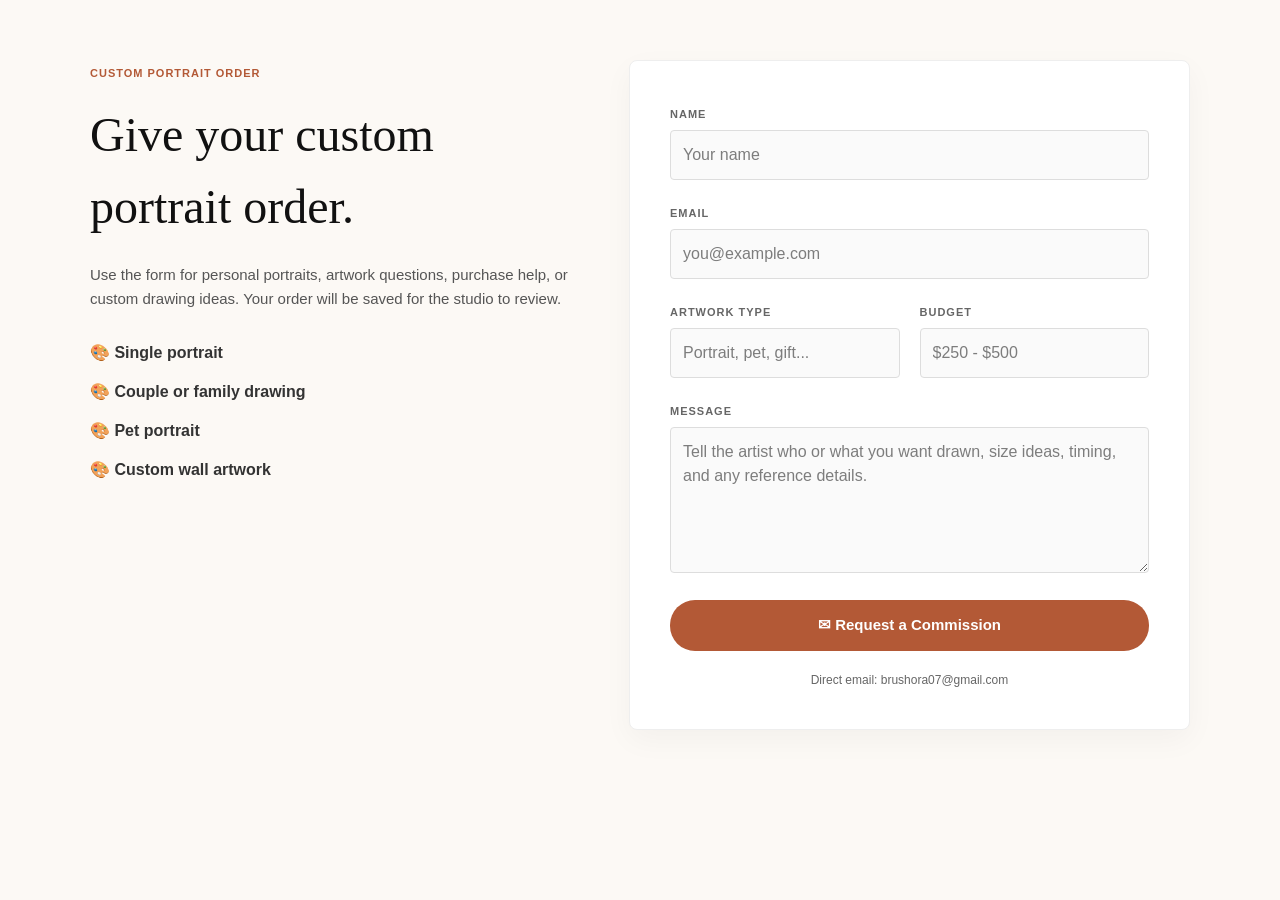
<file: contact-form.html>
<!DOCTYPE html>
<html lang="en">
<head>
    <meta charset="UTF-8">
    <meta name="viewport" content="width=device-width, initial-scale=1.0">
    <title>Custom Portrait Order - BRUSHORA</title>
    <link rel="stylesheet" href="assets/index-WSUJVNSk.css">
</head>
<body style="background-color: #fcf9f5; padding: 60px 40px; font-family: sans-serif;">
    <div style="max-width: 1100px; margin: 0 auto; display: flex; gap: 60px;">
        <!-- Left Column Info -->
        <div style="flex: 1;">
            <span style="color: #b35936; font-size: 11px; font-weight: bold; letter-spacing: 1px;">CUSTOM PORTRAIT ORDER</span>
            <h1 style="font-family: serif; font-size: 48px; margin: 15px 0 20px 0; color: #111;">Give your custom portrait order.</h1>
            <p style="color: #555; line-height: 1.6; font-size: 15px; margin-bottom: 30px;">
                Use the form for personal portraits, artwork questions, purchase help, or custom drawing ideas. Your order will be saved for the studio to review.
            </p>
            <ul style="list-style: none; padding: 0; display: flex; flex-direction: column; gap: 15px; font-weight: bold; color: #333;">
                <li>🎨 Single portrait</li>
                <li>🎨 Couple or family drawing</li>
                <li>🎨 Pet portrait</li>
                <li>🎨 Custom wall artwork</li>
            </ul>
        </div>

        <!-- Right Column Form Box -->
        <div style="flex: 1; background: #fff; padding: 40px; border-radius: 8px; box-shadow: 0 10px 30px rgba(0,0,0,0.04); border: 1px solid #eee;">
            <form action="/success" method="POST" data-netlify="true" style="display: flex; flex-direction: column; gap: 20px;">
                <div>
                    <label style="font-size: 11px; font-weight: bold; letter-spacing: 1px; color: #666;">NAME</label>
                    <input type="text" name="name" placeholder="Your name" required style="width: 100%; padding: 12px; margin-top: 5px; border: 1px solid #ddd; border-radius: 4px; background: #fafafa;">
                </div>
                <div>
                    <label style="font-size: 11px; font-weight: bold; letter-spacing: 1px; color: #666;">EMAIL</label>
                    <input type="email" name="email" placeholder="you@example.com" required style="width: 100%; padding: 12px; margin-top: 5px; border: 1px solid #ddd; border-radius: 4px; background: #fafafa;">
                </div>
                <div style="display: flex; gap: 20px;">
                    <div style="flex: 1;">
                        <label style="font-size: 11px; font-weight: bold; letter-spacing: 1px; color: #666;">ARTWORK TYPE</label>
                        <input type="text" name="type" placeholder="Portrait, pet, gift..." style="width: 100%; padding: 12px; margin-top: 5px; border: 1px solid #ddd; border-radius: 4px; background: #fafafa;">
                    </div>
                    <div style="flex: 1;">
                        <label style="font-size: 11px; font-weight: bold; letter-spacing: 1px; color: #666;">BUDGET</label>
                        <input type="text" name="budget" placeholder="$250 - $500" style="width: 100%; padding: 12px; margin-top: 5px; border: 1px solid #ddd; border-radius: 4px; background: #fafafa;">
                    </div>
                </div>
                <div>
                    <label style="font-size: 11px; font-weight: bold; letter-spacing: 1px; color: #666;">MESSAGE</label>
                    <textarea name="message" rows="5" placeholder="Tell the artist who or what you want drawn, size ideas, timing, and any reference details." style="width: 100%; padding: 12px; margin-top: 5px; border: 1px solid #ddd; border-radius: 4px; background: #fafafa; resize: vertical;"></textarea>
                </div>
                
                <!-- Improved premium text action button -->
                <button type="submit" style="background-color: #b35936; color: #fff; padding: 14px; border: none; border-radius: 25px; font-weight: bold; font-size: 15px; cursor: pointer; display: flex; align-items: center; justify-content: center; gap: 10px;">
                    ✉ Request a Commission
                </button>
            </form>
            <div style="margin-top: 20px; font-size: 12px; color: #666; text-align: center;">
                Direct email: brushora07@gmail.com
            </div>
        </div>
    </div>
</body>
</html>
</file>
<file: assets/index-WSUJVNSk.css>
@import"https://fonts.googleapis.com/css2?family=Fraunces:opsz,wght@9..144,500;9..144,700&family=Manrope:wght@400;600;700;800&display=swap";@layer components;@layer properties{@supports (((-webkit-hyphens:none)) and (not (margin-trim:inline))) or ((-moz-orient:inline) and (not (color:rgb(from red r g b)))){*,:before,:after,::backdrop{--tw-rotate-x:initial;--tw-rotate-y:initial;--tw-rotate-z:initial;--tw-skew-x:initial;--tw-skew-y:initial;--tw-space-y-reverse:0;--tw-border-style:solid;--tw-leading:initial;--tw-font-weight:initial;--tw-tracking:initial;--tw-shadow:0 0 #0000;--tw-shadow-color:initial;--tw-shadow-alpha:100%;--tw-inset-shadow:0 0 #0000;--tw-inset-shadow-color:initial;--tw-inset-shadow-alpha:100%;--tw-ring-color:initial;--tw-ring-shadow:0 0 #0000;--tw-inset-ring-color:initial;--tw-inset-ring-shadow:0 0 #0000;--tw-ring-inset:initial;--tw-ring-offset-width:0px;--tw-ring-offset-color:#fff;--tw-ring-offset-shadow:0 0 #0000;--tw-blur:initial;--tw-brightness:initial;--tw-contrast:initial;--tw-grayscale:initial;--tw-hue-rotate:initial;--tw-invert:initial;--tw-opacity:initial;--tw-saturate:initial;--tw-sepia:initial;--tw-drop-shadow:initial;--tw-drop-shadow-color:initial;--tw-drop-shadow-alpha:100%;--tw-drop-shadow-size:initial;--tw-backdrop-blur:initial;--tw-backdrop-brightness:initial;--tw-backdrop-contrast:initial;--tw-backdrop-grayscale:initial;--tw-backdrop-hue-rotate:initial;--tw-backdrop-invert:initial;--tw-backdrop-opacity:initial;--tw-backdrop-saturate:initial;--tw-backdrop-sepia:initial;--tw-duration:initial;--tw-scale-x:1;--tw-scale-y:1;--tw-scale-z:1;--tw-translate-x:0;--tw-translate-y:0;--tw-translate-z:0}}}@layer theme{:root,:host{--font-sans:ui-sans-serif, system-ui, sans-serif, "Apple Color Emoji", "Segoe UI Emoji", "Segoe UI Symbol", "Noto Color Emoji";--font-mono:ui-monospace, SFMono-Regular, Menlo, Monaco, Consolas, "Liberation Mono", "Courier New", monospace;--color-blue-600:oklch(54.6% .245 262.881);--color-gray-600:oklch(44.6% .03 256.802);--color-stone-50:oklch(98.5% .001 106.423);--color-stone-100:oklch(97% .001 106.424);--color-stone-200:oklch(92.3% .003 48.717);--color-stone-300:oklch(86.9% .005 56.366);--color-stone-500:oklch(55.3% .013 58.071);--color-stone-700:oklch(37.4% .01 67.558);--color-stone-900:oklch(21.6% .006 56.043);--color-stone-950:oklch(14.7% .004 49.25);--color-white:#fff;--spacing:.25rem;--container-lg:32rem;--container-xl:36rem;--container-2xl:42rem;--container-4xl:56rem;--text-xs:.75rem;--text-xs--line-height:calc(1 / .75);--text-sm:.875rem;--text-sm--line-height:calc(1.25 / .875);--text-lg:1.125rem;--text-lg--line-height:calc(1.75 / 1.125);--text-xl:1.25rem;--text-xl--line-height:calc(1.75 / 1.25);--text-2xl:1.5rem;--text-2xl--line-height:calc(2 / 1.5);--text-3xl:1.875rem;--text-3xl--line-height: 1.2 ;--text-4xl:2.25rem;--text-4xl--line-height:calc(2.5 / 2.25);--text-5xl:3rem;--text-5xl--line-height:1;--text-6xl:3.75rem;--text-6xl--line-height:1;--text-7xl:4.5rem;--text-7xl--line-height:1;--text-8xl:6rem;--text-8xl--line-height:1;--font-weight-semibold:600;--font-weight-bold:700;--tracking-normal:0em;--radius-lg:.5rem;--radius-2xl:1rem;--default-transition-duration:.15s;--default-transition-timing-function:cubic-bezier(.4, 0, .2, 1);--default-font-family:var(--font-sans);--default-mono-font-family:var(--font-mono)}}@layer base{*,:after,:before,::backdrop{box-sizing:border-box;border:0 solid;margin:0;padding:0}::file-selector-button{box-sizing:border-box;border:0 solid;margin:0;padding:0}html,:host{-webkit-text-size-adjust:100%;tab-size:4;line-height:1.5;font-family:var(--default-font-family,ui-sans-serif, system-ui, sans-serif, "Apple Color Emoji", "Segoe UI Emoji", "Segoe UI Symbol", "Noto Color Emoji");font-feature-settings:var(--default-font-feature-settings,normal);font-variation-settings:var(--default-font-variation-settings,normal);-webkit-tap-highlight-color:transparent}hr{height:0;color:inherit;border-top-width:1px}abbr:where([title]){-webkit-text-decoration:underline dotted;text-decoration:underline dotted}h1,h2,h3,h4,h5,h6{font-size:inherit;font-weight:inherit}a{color:inherit;-webkit-text-decoration:inherit;text-decoration:inherit}b,strong{font-weight:bolder}code,kbd,samp,pre{font-family:var(--default-mono-font-family,ui-monospace, SFMono-Regular, Menlo, Monaco, Consolas, "Liberation Mono", "Courier New", monospace);font-feature-settings:var(--default-mono-font-feature-settings,normal);font-variation-settings:var(--default-mono-font-variation-settings,normal);font-size:1em}small{font-size:80%}sub,sup{vertical-align:baseline;font-size:75%;line-height:0;position:relative}sub{bottom:-.25em}sup{top:-.5em}table{text-indent:0;border-color:inherit;border-collapse:collapse}:-moz-focusring{outline:auto}progress{vertical-align:baseline}summary{display:list-item}ol,ul,menu{list-style:none}img,svg,video,canvas,audio,iframe,embed,object{vertical-align:middle;display:block}img,video{max-width:100%;height:auto}button,input,select,optgroup,textarea{font:inherit;font-feature-settings:inherit;font-variation-settings:inherit;letter-spacing:inherit;color:inherit;opacity:1;background-color:#0000;border-radius:0}::file-selector-button{font:inherit;font-feature-settings:inherit;font-variation-settings:inherit;letter-spacing:inherit;color:inherit;opacity:1;background-color:#0000;border-radius:0}:where(select:is([multiple],[size])) optgroup{font-weight:bolder}:where(select:is([multiple],[size])) optgroup option{padding-inline-start:20px}::file-selector-button{margin-inline-end:4px}::placeholder{opacity:1}@supports (not ((-webkit-appearance:-apple-pay-button))) or (contain-intrinsic-size:1px){::placeholder{color:currentColor}@supports (color:color-mix(in lab,red,red)){::placeholder{color:color-mix(in oklab,currentcolor 50%,transparent)}}}textarea{resize:vertical}::-webkit-search-decoration{-webkit-appearance:none}::-webkit-date-and-time-value{min-height:1lh;text-align:inherit}::-webkit-datetime-edit{display:inline-flex}::-webkit-datetime-edit-fields-wrapper{padding:0}::-webkit-datetime-edit{padding-block:0}::-webkit-datetime-edit-year-field{padding-block:0}::-webkit-datetime-edit-month-field{padding-block:0}::-webkit-datetime-edit-day-field{padding-block:0}::-webkit-datetime-edit-hour-field{padding-block:0}::-webkit-datetime-edit-minute-field{padding-block:0}::-webkit-datetime-edit-second-field{padding-block:0}::-webkit-datetime-edit-millisecond-field{padding-block:0}::-webkit-datetime-edit-meridiem-field{padding-block:0}::-webkit-calendar-picker-indicator{line-height:1}:-moz-ui-invalid{box-shadow:none}button,input:where([type=button],[type=reset],[type=submit]){appearance:button}::file-selector-button{appearance:button}::-webkit-inner-spin-button{height:auto}::-webkit-outer-spin-button{height:auto}[hidden]:where(:not([hidden=until-found])){display:none!important}}@layer utilities{.absolute{position:absolute}.relative{position:relative}.static{position:static}.sticky{position:sticky}.start{inset-inline-start:var(--spacing)}.top-5{top:calc(var(--spacing) * 5)}.right-5{right:calc(var(--spacing) * 5)}.bottom-5{bottom:calc(var(--spacing) * 5)}.left-5{left:calc(var(--spacing) * 5)}.z-10{z-index:10}.mt-3{margin-top:calc(var(--spacing) * 3)}.mt-6{margin-top:calc(var(--spacing) * 6)}.mt-7{margin-top:calc(var(--spacing) * 7)}.mt-8{margin-top:calc(var(--spacing) * 8)}.mt-10{margin-top:calc(var(--spacing) * 10)}.mb-4{margin-bottom:calc(var(--spacing) * 4)}.mb-5{margin-bottom:calc(var(--spacing) * 5)}.mb-6{margin-bottom:calc(var(--spacing) * 6)}.mb-8{margin-bottom:calc(var(--spacing) * 8)}.mb-10{margin-bottom:calc(var(--spacing) * 10)}.block{display:block}.flex{display:flex}.grid{display:grid}.hidden{display:none}.inline-block{display:inline-block}.inline-flex{display:inline-flex}.table{display:table}.aspect-\[4\/5\]{aspect-ratio:4/5}.h-11{height:calc(var(--spacing) * 11)}.h-12{height:calc(var(--spacing) * 12)}.h-full{height:100%}.max-h-\[78vh\]{max-height:78vh}.min-h-\[92vh\]{min-height:92vh}.min-h-\[420px\]{min-height:420px}.min-h-screen{min-height:100vh}.w-11{width:calc(var(--spacing) * 11)}.w-12{width:calc(var(--spacing) * 12)}.w-full{width:100%}.max-w-2xl{max-width:var(--container-2xl)}.max-w-4xl{max-width:var(--container-4xl)}.max-w-lg{max-width:var(--container-lg)}.max-w-xl{max-width:var(--container-xl)}.transform{transform:var(--tw-rotate-x,) var(--tw-rotate-y,) var(--tw-rotate-z,) var(--tw-skew-x,) var(--tw-skew-y,)}.flex-col{flex-direction:column}.items-center{align-items:center}.items-start{align-items:flex-start}.justify-between{justify-content:space-between}.justify-center{justify-content:center}.gap-2{gap:calc(var(--spacing) * 2)}.gap-3{gap:calc(var(--spacing) * 3)}.gap-4{gap:calc(var(--spacing) * 4)}.gap-5{gap:calc(var(--spacing) * 5)}.gap-6{gap:calc(var(--spacing) * 6)}.gap-8{gap:calc(var(--spacing) * 8)}.gap-10{gap:calc(var(--spacing) * 10)}:where(.space-y-5>:not(:last-child)){--tw-space-y-reverse:0;margin-block-start:calc(calc(var(--spacing) * 5) * var(--tw-space-y-reverse));margin-block-end:calc(calc(var(--spacing) * 5) * calc(1 - var(--tw-space-y-reverse)))}.overflow-hidden{overflow:hidden}.rounded-2xl{border-radius:var(--radius-2xl)}.rounded-full{border-radius:3.40282e38px}.rounded-lg{border-radius:var(--radius-lg)}.border{border-style:var(--tw-border-style);border-width:1px}.border-t{border-top-style:var(--tw-border-style);border-top-width:1px}.border-b{border-bottom-style:var(--tw-border-style);border-bottom-width:1px}.border-\[\#b95f3a\]\/40{border-color:#b95f3a66}.border-stone-300{border-color:var(--color-stone-300)}.border-stone-900\/10{border-color:#1c19171a}@supports (color:color-mix(in lab,red,red)){.border-stone-900\/10{border-color:color-mix(in oklab,var(--color-stone-900) 10%,transparent)}}.border-stone-900\/15{border-color:#1c191726}@supports (color:color-mix(in lab,red,red)){.border-stone-900\/15{border-color:color-mix(in oklab,var(--color-stone-900) 15%,transparent)}}.bg-\[\#2c2923\]{background-color:#2c2923}.bg-\[\#2f6b73\]{background-color:#2f6b73}.bg-\[\#b95f3a\]{background-color:#b95f3a}.bg-\[\#f4efe6\]{background-color:#f4efe6}.bg-\[\#f4efe6\]\/92{background-color:#f4efe6eb}.bg-\[\#fffaf2\]{background-color:#fffaf2}.bg-\[\#fffaf2\]\/70{background-color:#fffaf2b3}.bg-\[\#fffaf2\]\/80{background-color:#fffaf2cc}.bg-stone-100{background-color:var(--color-stone-100)}.bg-stone-950{background-color:var(--color-stone-950)}.object-cover{object-fit:cover}.p-4{padding:calc(var(--spacing) * 4)}.p-5{padding:calc(var(--spacing) * 5)}.p-6{padding:calc(var(--spacing) * 6)}.p-12{padding:calc(var(--spacing) * 12)}.px-3{padding-inline:calc(var(--spacing) * 3)}.px-4{padding-inline:calc(var(--spacing) * 4)}.px-5{padding-inline:calc(var(--spacing) * 5)}.px-6{padding-inline:calc(var(--spacing) * 6)}.py-2{padding-block:calc(var(--spacing) * 2)}.py-3{padding-block:calc(var(--spacing) * 3)}.py-4{padding-block:calc(var(--spacing) * 4)}.py-5{padding-block:calc(var(--spacing) * 5)}.py-20{padding-block:calc(var(--spacing) * 20)}.pt-5{padding-top:calc(var(--spacing) * 5)}.pt-6{padding-top:calc(var(--spacing) * 6)}.pt-12{padding-top:calc(var(--spacing) * 12)}.pb-4{padding-bottom:calc(var(--spacing) * 4)}.pb-12{padding-bottom:calc(var(--spacing) * 12)}.text-center{text-align:center}.text-2xl{font-size:var(--text-2xl);line-height:var(--tw-leading,var(--text-2xl--line-height))}.text-3xl{font-size:var(--text-3xl);line-height:var(--tw-leading,var(--text-3xl--line-height))}.text-4xl{font-size:var(--text-4xl);line-height:var(--tw-leading,var(--text-4xl--line-height))}.text-5xl{font-size:var(--text-5xl);line-height:var(--tw-leading,var(--text-5xl--line-height))}.text-6xl{font-size:var(--text-6xl);line-height:var(--tw-leading,var(--text-6xl--line-height))}.text-lg{font-size:var(--text-lg);line-height:var(--tw-leading,var(--text-lg--line-height))}.text-sm{font-size:var(--text-sm);line-height:var(--tw-leading,var(--text-sm--line-height))}.text-xl{font-size:var(--text-xl);line-height:var(--tw-leading,var(--text-xl--line-height))}.text-xs{font-size:var(--text-xs);line-height:var(--tw-leading,var(--text-xs--line-height))}.text-\[clamp\(4rem\,14vw\,12rem\)\]{font-size:clamp(4rem,14vw,12rem)}.leading-7{--tw-leading:calc(var(--spacing) * 7);line-height:calc(var(--spacing) * 7)}.leading-8{--tw-leading:calc(var(--spacing) * 8);line-height:calc(var(--spacing) * 8)}.leading-\[0\.78\]{--tw-leading:.78;line-height:.78}.leading-none{--tw-leading:1;line-height:1}.font-bold{--tw-font-weight:var(--font-weight-bold);font-weight:var(--font-weight-bold)}.font-semibold{--tw-font-weight:var(--font-weight-semibold);font-weight:var(--font-weight-semibold)}.tracking-\[0\.2em\]{--tw-tracking:.2em;letter-spacing:.2em}.tracking-\[0\.18em\]{--tw-tracking:.18em;letter-spacing:.18em}.tracking-\[0\.22em\]{--tw-tracking:.22em;letter-spacing:.22em}.tracking-normal{--tw-tracking:var(--tracking-normal);letter-spacing:var(--tracking-normal)}.text-\[\#2c2923\]{color:#2c2923}.text-\[\#2f6b73\]{color:#2f6b73}.text-\[\#8f492e\]{color:#8f492e}.text-\[\#b95f3a\]{color:#b95f3a}.text-\[\#d9a36f\]{color:#d9a36f}.text-\[\#f4efe6\]{color:#f4efe6}.text-blue-600{color:var(--color-blue-600)}.text-gray-600{color:var(--color-gray-600)}.text-stone-50{color:var(--color-stone-50)}.text-stone-200{color:var(--color-stone-200)}.text-stone-500{color:var(--color-stone-500)}.text-stone-700{color:var(--color-stone-700)}.text-white{color:var(--color-white)}.uppercase{text-transform:uppercase}.shadow-2xl{--tw-shadow:0 25px 50px -12px var(--tw-shadow-color,#00000040);box-shadow:var(--tw-inset-shadow),var(--tw-inset-ring-shadow),var(--tw-ring-offset-shadow),var(--tw-ring-shadow),var(--tw-shadow)}.shadow-lg{--tw-shadow:0 10px 15px -3px var(--tw-shadow-color,#0000001a), 0 4px 6px -4px var(--tw-shadow-color,#0000001a);box-shadow:var(--tw-inset-shadow),var(--tw-inset-ring-shadow),var(--tw-ring-offset-shadow),var(--tw-ring-shadow),var(--tw-shadow)}.shadow-stone-900\/10{--tw-shadow-color:#1c19171a}@supports (color:color-mix(in lab,red,red)){.shadow-stone-900\/10{--tw-shadow-color:color-mix(in oklab, color-mix(in oklab, var(--color-stone-900) 10%, transparent) var(--tw-shadow-alpha), transparent)}}.shadow-stone-900\/15{--tw-shadow-color:#1c191726}@supports (color:color-mix(in lab,red,red)){.shadow-stone-900\/15{--tw-shadow-color:color-mix(in oklab, color-mix(in oklab, var(--color-stone-900) 15%, transparent) var(--tw-shadow-alpha), transparent)}}.shadow-stone-950\/15{--tw-shadow-color:#0c0a0926}@supports (color:color-mix(in lab,red,red)){.shadow-stone-950\/15{--tw-shadow-color:color-mix(in oklab, color-mix(in oklab, var(--color-stone-950) 15%, transparent) var(--tw-shadow-alpha), transparent)}}.filter{filter:var(--tw-blur,) var(--tw-brightness,) var(--tw-contrast,) var(--tw-grayscale,) var(--tw-hue-rotate,) var(--tw-invert,) var(--tw-saturate,) var(--tw-sepia,) var(--tw-drop-shadow,)}.backdrop-blur{--tw-backdrop-blur:blur(8px);-webkit-backdrop-filter:var(--tw-backdrop-blur,) var(--tw-backdrop-brightness,) var(--tw-backdrop-contrast,) var(--tw-backdrop-grayscale,) var(--tw-backdrop-hue-rotate,) var(--tw-backdrop-invert,) var(--tw-backdrop-opacity,) var(--tw-backdrop-saturate,) var(--tw-backdrop-sepia,);backdrop-filter:var(--tw-backdrop-blur,) var(--tw-backdrop-brightness,) var(--tw-backdrop-contrast,) var(--tw-backdrop-grayscale,) var(--tw-backdrop-hue-rotate,) var(--tw-backdrop-invert,) var(--tw-backdrop-opacity,) var(--tw-backdrop-saturate,) var(--tw-backdrop-sepia,)}.transition{transition-property:color,background-color,border-color,outline-color,text-decoration-color,fill,stroke,--tw-gradient-from,--tw-gradient-via,--tw-gradient-to,opacity,box-shadow,transform,translate,scale,rotate,filter,-webkit-backdrop-filter,backdrop-filter,display,content-visibility,overlay,pointer-events;transition-timing-function:var(--tw-ease,var(--default-transition-timing-function));transition-duration:var(--tw-duration,var(--default-transition-duration))}.duration-500{--tw-duration:.5s;transition-duration:.5s}@media(hover:hover){.group-hover\:scale-105:is(:where(.group):hover *){--tw-scale-x:105%;--tw-scale-y:105%;--tw-scale-z:105%;scale:var(--tw-scale-x) var(--tw-scale-y)}.hover\:-translate-x-1:hover{--tw-translate-x:calc(var(--spacing) * -1);translate:var(--tw-translate-x) var(--tw-translate-y)}.hover\:-translate-y-0\.5:hover{--tw-translate-y:calc(var(--spacing) * -.5);translate:var(--tw-translate-x) var(--tw-translate-y)}.hover\:scale-105:hover{--tw-scale-x:105%;--tw-scale-y:105%;--tw-scale-z:105%;scale:var(--tw-scale-x) var(--tw-scale-y)}.hover\:bg-\[\#2f6b73\]:hover{background-color:#2f6b73}}.disabled\:cursor-wait:disabled{cursor:wait}.disabled\:opacity-60:disabled{opacity:.6}@media(min-width:40rem){.sm\:flex-row{flex-direction:row}.sm\:items-center{align-items:center}.sm\:justify-between{justify-content:space-between}}@media(min-width:48rem){.md\:flex{display:flex}.md\:grid-cols-2{grid-template-columns:repeat(2,minmax(0,1fr))}.md\:grid-cols-3{grid-template-columns:repeat(3,minmax(0,1fr))}.md\:flex-row{flex-direction:row}.md\:items-end{align-items:flex-end}.md\:p-8{padding:calc(var(--spacing) * 8)}.md\:px-10{padding-inline:calc(var(--spacing) * 10)}.md\:text-7xl{font-size:var(--text-7xl);line-height:var(--tw-leading,var(--text-7xl--line-height))}.md\:text-8xl{font-size:var(--text-8xl);line-height:var(--tw-leading,var(--text-8xl--line-height))}}@media(min-width:64rem){.lg\:grid-cols-3{grid-template-columns:repeat(3,minmax(0,1fr))}.lg\:grid-cols-\[0\.9fr_1\.1fr\]{grid-template-columns:.9fr 1.1fr}.lg\:grid-cols-\[0\.75fr_1\.25fr\]{grid-template-columns:.75fr 1.25fr}.lg\:grid-cols-\[1\.05fr_0\.95fr\]{grid-template-columns:1.05fr .95fr}.lg\:grid-cols-\[1\.15fr_0\.85fr\]{grid-template-columns:1.15fr .85fr}.lg\:items-end{align-items:flex-end}.lg\:items-start{align-items:flex-start}}}:root{color-scheme:light}*{box-sizing:border-box}html{scroll-behavior:smooth}body{-webkit-font-smoothing:antialiased;background:#f4efe6;margin:0;font-family:Manrope,sans-serif}a{text-decoration:none}button,input,textarea{font:inherit}.font-display{font-family:Fraunces,serif}.hero-grid:before{content:"";pointer-events:none;background-color:#0000;background-image:linear-gradient(90deg,#2c29230f 1px,#0000 1px),linear-gradient(#2c29230f 1px,#0000 1px);background-position:0 0,0 0;background-repeat:repeat,repeat;background-size:72px 72px;background-attachment:scroll,scroll;background-origin:padding-box,padding-box;background-clip:border-box,border-box;position:absolute;inset:0}.hero-grid:after{content:"";pointer-events:none;background:linear-gradient(120deg,#b95f3a38,#0000 45%),linear-gradient(300deg,#2f6b732e,#0000 50%);position:absolute;inset:0}.hero-art,.art-card,.contact-form{border-radius:8px}.section-kicker{color:#b95f3a;letter-spacing:.22em;text-transform:uppercase;margin-bottom:.85rem;font-size:.78rem;font-weight:800}.contact-form{gap:1rem;display:grid}.contact-form label{color:#4f493f;letter-spacing:.12em;text-transform:uppercase;gap:.45rem;font-size:.82rem;font-weight:800;display:grid}.contact-form input,.contact-form textarea{color:#2c2923;letter-spacing:0;text-transform:none;background:#f4efe6;border:1px solid #2c292329;border-radius:8px;outline:none;width:100%;padding:.95rem 1rem;font-size:1rem;font-weight:600;transition:border-color .16s,box-shadow .16s}.contact-form textarea{resize:vertical}.contact-form input:focus,.contact-form textarea:focus{border-color:#2f6b73;box-shadow:0 0 0 4px #2f6b7321}code{font-family:Menlo,Monaco,Consolas,Courier New,monospace}@property --tw-rotate-x{syntax:"*";inherits:false}@property --tw-rotate-y{syntax:"*";inherits:false}@property --tw-rotate-z{syntax:"*";inherits:false}@property --tw-skew-x{syntax:"*";inherits:false}@property --tw-skew-y{syntax:"*";inherits:false}@property --tw-space-y-reverse{syntax:"*";inherits:false;initial-value:0}@property --tw-border-style{syntax:"*";inherits:false;initial-value:solid}@property --tw-leading{syntax:"*";inherits:false}@property --tw-font-weight{syntax:"*";inherits:false}@property --tw-tracking{syntax:"*";inherits:false}@property --tw-shadow{syntax:"*";inherits:false;initial-value:0 0 #0000}@property --tw-shadow-color{syntax:"*";inherits:false}@property --tw-shadow-alpha{syntax:"<percentage>";inherits:false;initial-value:100%}@property --tw-inset-shadow{syntax:"*";inherits:false;initial-value:0 0 #0000}@property --tw-inset-shadow-color{syntax:"*";inherits:false}@property --tw-inset-shadow-alpha{syntax:"<percentage>";inherits:false;initial-value:100%}@property --tw-ring-color{syntax:"*";inherits:false}@property --tw-ring-shadow{syntax:"*";inherits:false;initial-value:0 0 #0000}@property --tw-inset-ring-color{syntax:"*";inherits:false}@property --tw-inset-ring-shadow{syntax:"*";inherits:false;initial-value:0 0 #0000}@property --tw-ring-inset{syntax:"*";inherits:false}@property --tw-ring-offset-width{syntax:"<length>";inherits:false;initial-value:0}@property --tw-ring-offset-color{syntax:"*";inherits:false;initial-value:#fff}@property --tw-ring-offset-shadow{syntax:"*";inherits:false;initial-value:0 0 #0000}@property --tw-blur{syntax:"*";inherits:false}@property --tw-brightness{syntax:"*";inherits:false}@property --tw-contrast{syntax:"*";inherits:false}@property --tw-grayscale{syntax:"*";inherits:false}@property --tw-hue-rotate{syntax:"*";inherits:false}@property --tw-invert{syntax:"*";inherits:false}@property --tw-opacity{syntax:"*";inherits:false}@property --tw-saturate{syntax:"*";inherits:false}@property --tw-sepia{syntax:"*";inherits:false}@property --tw-drop-shadow{syntax:"*";inherits:false}@property --tw-drop-shadow-color{syntax:"*";inherits:false}@property --tw-drop-shadow-alpha{syntax:"<percentage>";inherits:false;initial-value:100%}@property --tw-drop-shadow-size{syntax:"*";inherits:false}@property --tw-backdrop-blur{syntax:"*";inherits:false}@property --tw-backdrop-brightness{syntax:"*";inherits:false}@property --tw-backdrop-contrast{syntax:"*";inherits:false}@property --tw-backdrop-grayscale{syntax:"*";inherits:false}@property --tw-backdrop-hue-rotate{syntax:"*";inherits:false}@property --tw-backdrop-invert{syntax:"*";inherits:false}@property --tw-backdrop-opacity{syntax:"*";inherits:false}@property --tw-backdrop-saturate{syntax:"*";inherits:false}@property --tw-backdrop-sepia{syntax:"*";inherits:false}@property --tw-duration{syntax:"*";inherits:false}@property --tw-scale-x{syntax:"*";inherits:false;initial-value:1}@property --tw-scale-y{syntax:"*";inherits:false;initial-value:1}@property --tw-scale-z{syntax:"*";inherits:false;initial-value:1}@property --tw-translate-x{syntax:"*";inherits:false;initial-value:0}@property --tw-translate-y{syntax:"*";inherits:false;initial-value:0}@property --tw-translate-z{syntax:"*";inherits:false;initial-value:0}
</file>
